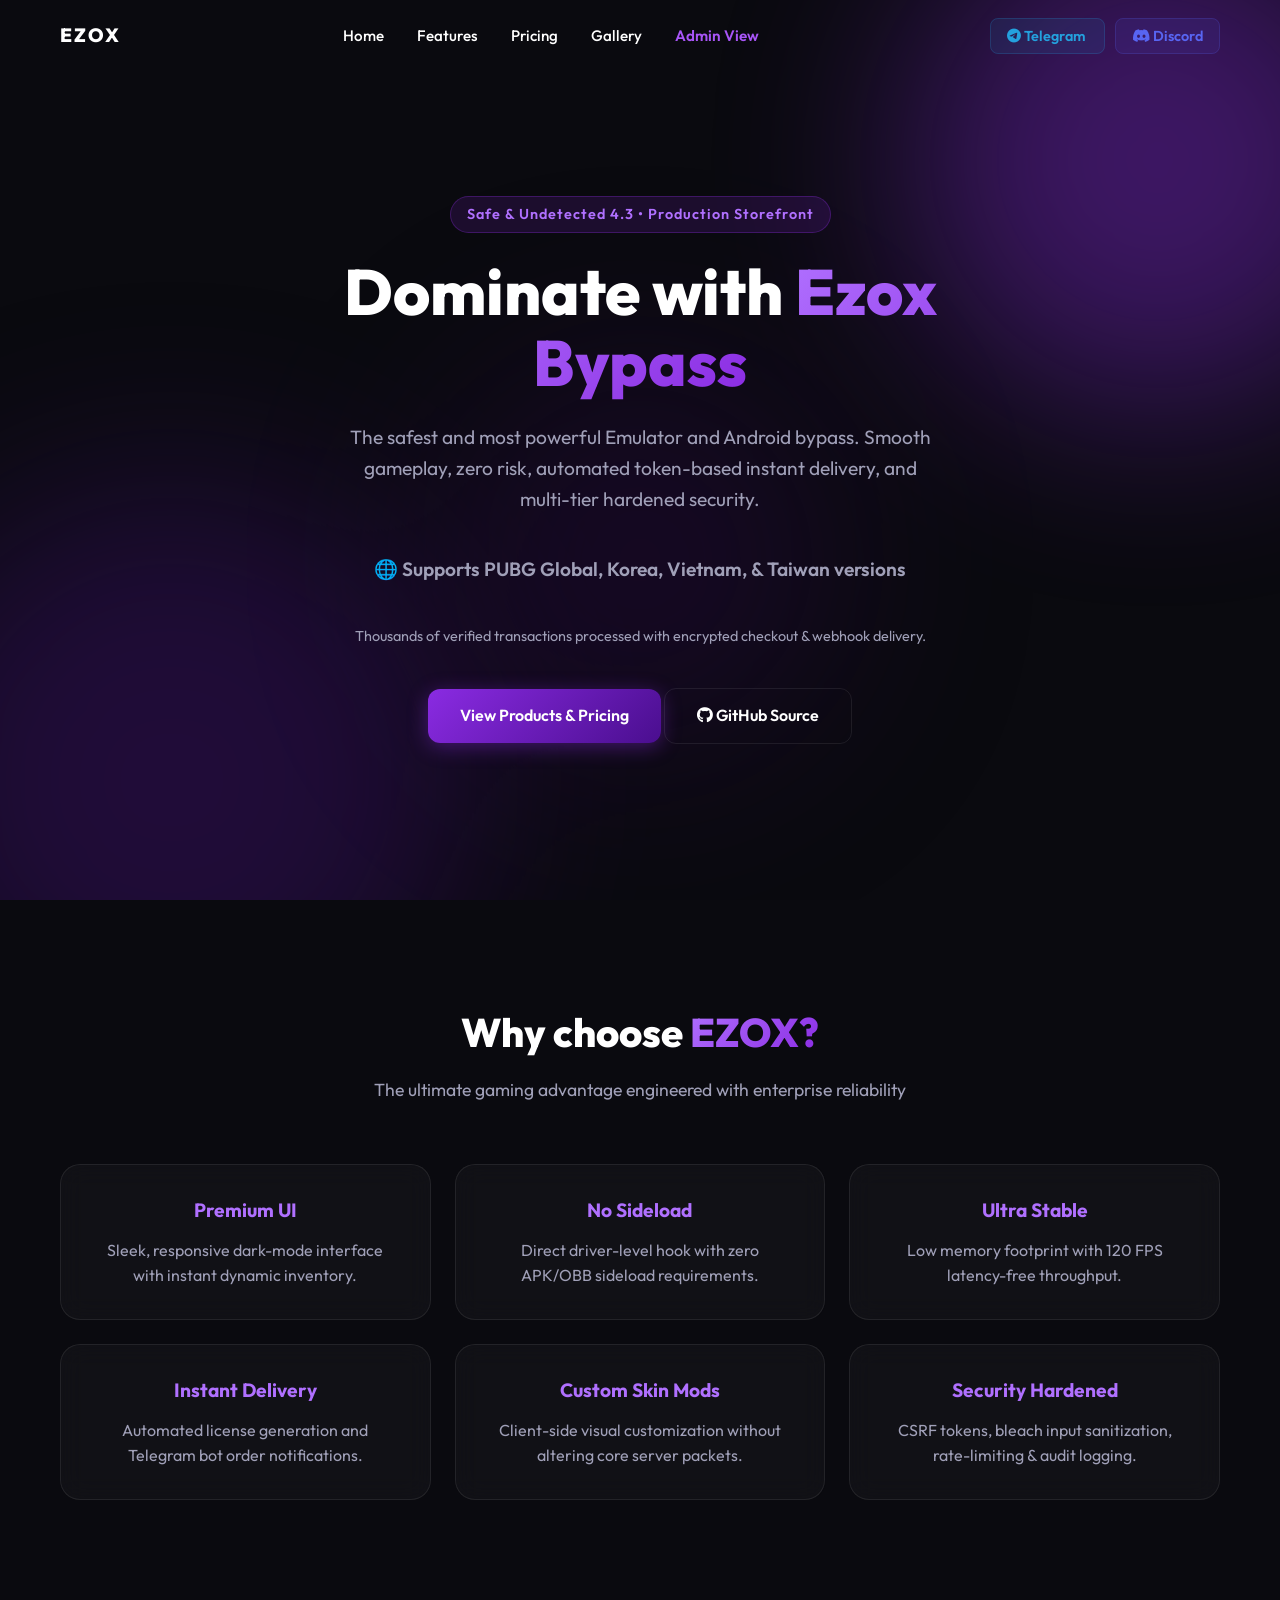
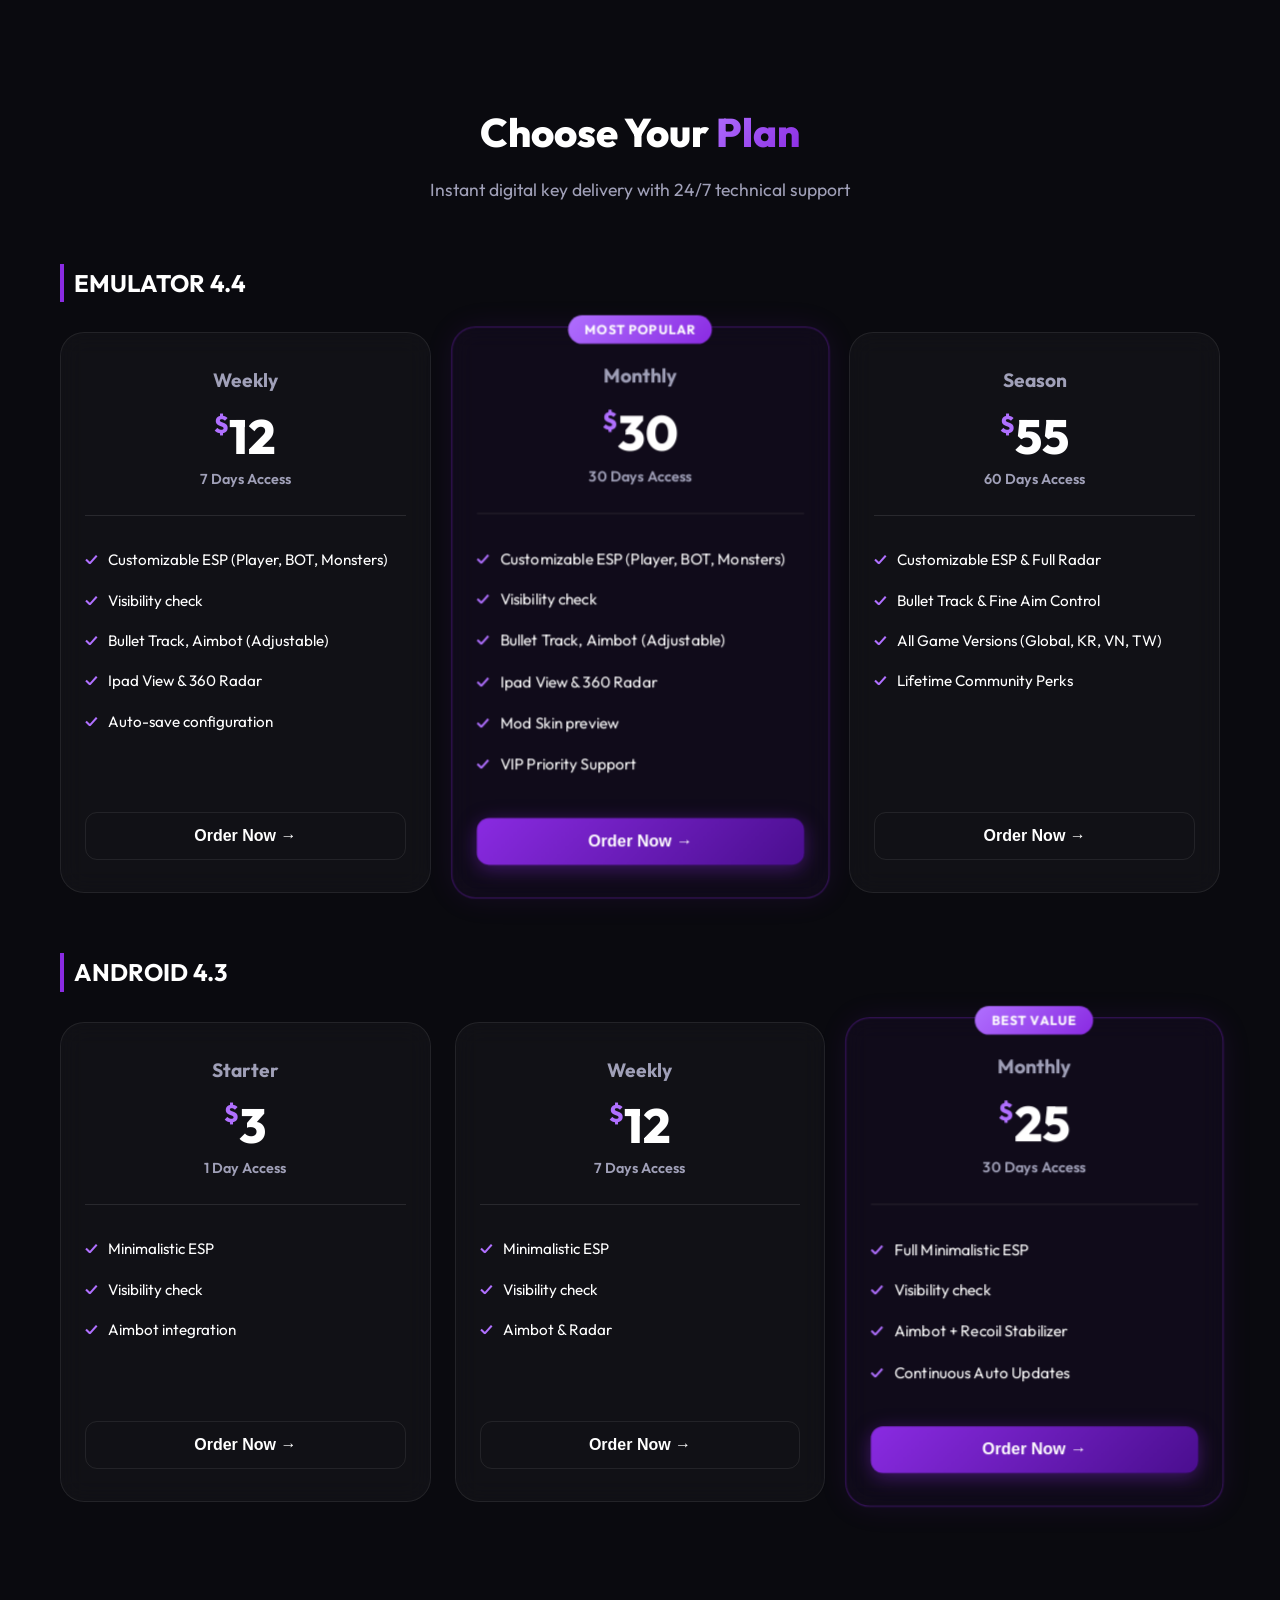
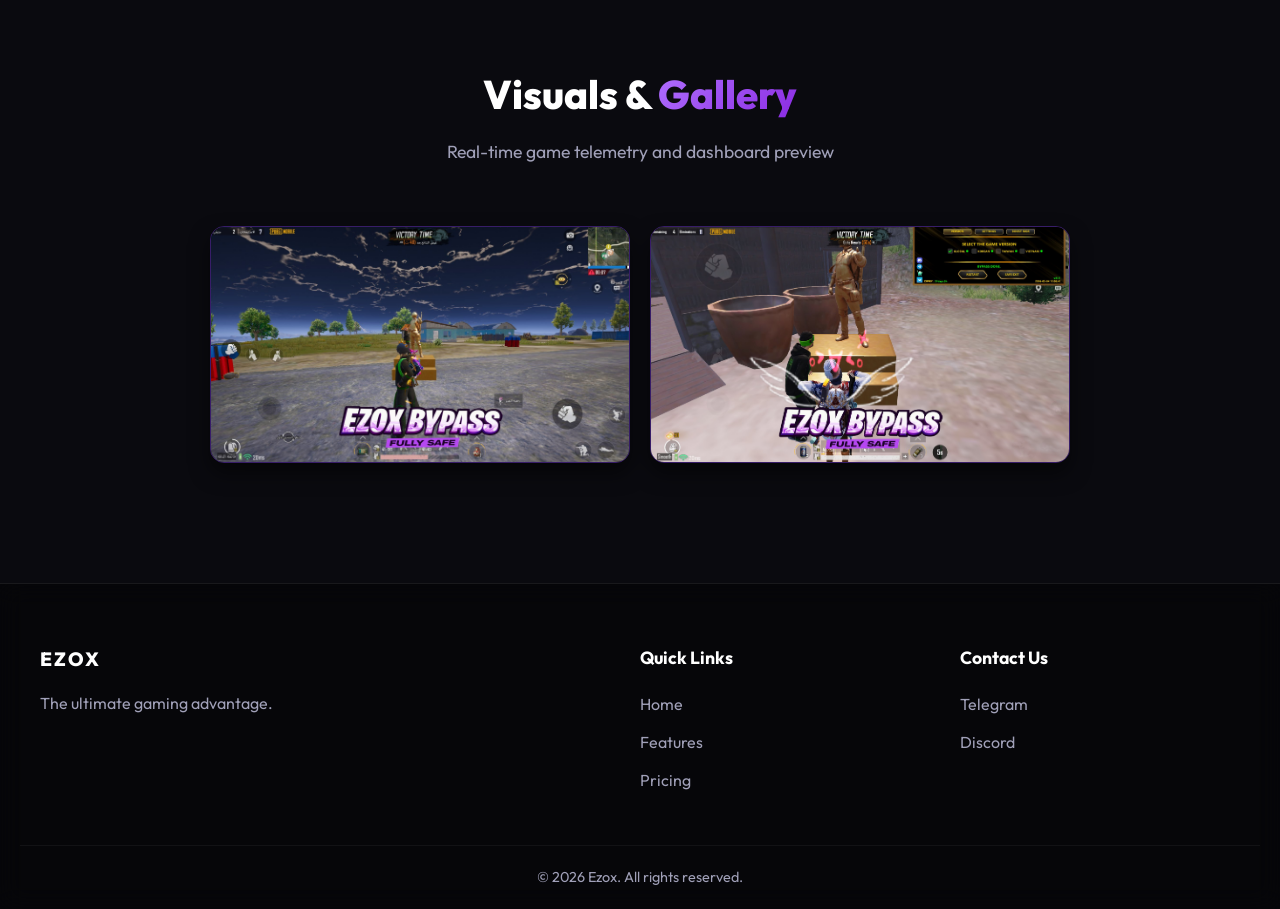
<file: index.html>
<!DOCTYPE html>
<html lang="en">
<head>
    <meta charset="UTF-8">
    <meta name="viewport" content="width=device-width, initial-scale=1.0">
    <meta name="theme-color" content="#0a0a0f">
    <title>Ezox Bypass | Premium Digital Storefront & Game Optimization Platform</title>
    
    <link rel="preconnect" href="https://fonts.googleapis.com">
    <link rel="preconnect" href="https://fonts.gstatic.com" crossorigin>
    <link href="https://fonts.googleapis.com/css2?family=Outfit:wght@300;400;600;800&family=Inter:wght@400;500;600;700&display=swap" rel="stylesheet">
    <link rel="stylesheet" href="https://cdnjs.cloudflare.com/ajax/libs/font-awesome/6.4.0/css/all.min.css">
    <link rel="stylesheet" href="static/style.css?v=2.0">
    <style>
      /* Interactive modal */
      .modal-overlay {
        display: none;
        position: fixed;
        inset: 0;
        background: rgba(0,0,0,0.8);
        backdrop-filter: blur(6px);
        z-index: 2000;
        align-items: center;
        justify-content: center;
        padding: 20px;
      }
      .modal-box {
        background: #11111b;
        border: 1px solid #7c3aed;
        border-radius: 20px;
        max-width: 480px;
        width: 100%;
        padding: 28px;
        color: #f1f5f9;
        box-shadow: 0 20px 40px rgba(124, 58, 237, 0.25);
      }
    </style>
</head>
<body>
    <div class="background-blobs">
        <div class="blob blob-1"></div>
        <div class="blob blob-2"></div>
        <div class="blob blob-3"></div>
    </div>

    <!-- Navbar -->
    <nav class="navbar">
        <div class="nav-container">
            <a href="#home" class="logo">EZOX</a>
            <div class="nav-links">
                <a href="#home">Home</a>
                <a href="#features">Features</a>
                <a href="#pricing">Pricing</a>
                <a href="#gallery">Gallery</a>
                <a href="#admin-demo" onclick="openAdminDemo(event)" style="color: #a855f7; font-weight: 600;">Admin View</a>
            </div>
            <div class="nav-socials">
                <a href="https://t.me/ezoxbypass" target="_blank" class="social-btn telegram">
                  <i class="fab fa-telegram"></i> Telegram
                </a>
                <a href="https://discord.gg/yYZB9Xtcfz" target="_blank" class="social-btn discord">
                  <i class="fab fa-discord"></i> Discord
                </a>
            </div>
        </div>
    </nav>

    <main class="page-content">
        <section id="home" class="hero">
            <div class="hero-content">
                <div class="badge">Safe &amp; Undetected 4.3 &bull; Production Storefront</div>
                <h1>Dominate with <span class="text-gradient">Ezox Bypass</span></h1>
                <p>The safest and most powerful Emulator and Android bypass. Smooth gameplay, zero risk, automated token-based instant delivery, and multi-tier hardened security.</p>

                <div style="margin: 20px 0; color: var(--purple-light); font-weight: 600;">
                    <p>🌐 Supports PUBG Global, Korea, Vietnam, &amp; Taiwan versions</p>
                    <p style="font-size: 0.9rem; font-weight: 400; color: var(--text-muted); margin-top: 5px;">
                      Thousands of verified transactions processed with encrypted checkout &amp; webhook delivery.
                    </p>
                </div>

                <div class="hero-cta">
                    <a href="#pricing" class="btn btn-primary">View Products &amp; Pricing</a>
                    <a href="https://github.com/ezoxkr-dev/ecommerce_website" target="_blank" class="btn btn-outline">
                      <i class="fab fa-github"></i> GitHub Source
                    </a>
                </div>
            </div>
        </section>

        <section id="features" class="features-section">
            <div class="section-header">
                <h2>Why choose <span class="text-gradient">EZOX?</span></h2>
                <p>The ultimate gaming advantage engineered with enterprise reliability</p>
            </div>
            <div class="why-choose-grid">
                <div class="glass-panel feature-box">
                    <h4>Premium UI</h4>
                    <p>Sleek, responsive dark-mode interface with instant dynamic inventory.</p>
                </div>
                <div class="glass-panel feature-box">
                    <h4>No Sideload</h4>
                    <p>Direct driver-level hook with zero APK/OBB sideload requirements.</p>
                </div>
                <div class="glass-panel feature-box">
                    <h4>Ultra Stable</h4>
                    <p>Low memory footprint with 120 FPS latency-free throughput.</p>
                </div>
                <div class="glass-panel feature-box">
                    <h4>Instant Delivery</h4>
                    <p>Automated license generation and Telegram bot order notifications.</p>
                </div>
                <div class="glass-panel feature-box">
                    <h4>Custom Skin Mods</h4>
                    <p>Client-side visual customization without altering core server packets.</p>
                </div>
                <div class="glass-panel feature-box">
                    <h4>Security Hardened</h4>
                    <p>CSRF tokens, bleach input sanitization, rate-limiting &amp; audit logging.</p>
                </div>
            </div>
        </section>

        <!-- Pricing Section -->
        <section id="pricing" class="pricing-section">
            <div class="section-header">
                <h2>Choose Your <span class="text-gradient">Plan</span></h2>
                <p>Instant digital key delivery with 24/7 technical support</p>
            </div>

            <h3 class="category-title">EMULATOR 4.4</h3>
            <div class="pricing-grid grid-3">
                <div class="pricing-card">
                    <div class="card-header">
                        <h4>Weekly</h4>
                        <div class="price"><span>$</span>12</div>
                        <p class="duration">7 Days Access</p>
                    </div>
                    <ul class="features">
                        <li>Customizable ESP (Player, BOT, Monsters)</li>
                        <li>Visibility check</li>
                        <li>Bullet Track, Aimbot (Adjustable)</li>
                        <li>Ipad View &amp; 360 Radar</li>
                        <li>Auto-save configuration</li>
                    </ul>
                    <button onclick="startCheckout('Emulator Weekly 7D', 12)" class="btn btn-block btn-outline">
                      Order Now &rarr;
                    </button>
                </div>

                <div class="pricing-card popular">
                    <div class="popular-badge">Most Popular</div>
                    <div class="card-header">
                        <h4>Monthly</h4>
                        <div class="price"><span>$</span>30</div>
                        <p class="duration">30 Days Access</p>
                    </div>
                    <ul class="features">
                        <li>Customizable ESP (Player, BOT, Monsters)</li>
                        <li>Visibility check</li>
                        <li>Bullet Track, Aimbot (Adjustable)</li>
                        <li>Ipad View &amp; 360 Radar</li>
                        <li>Mod Skin preview</li>
                        <li>VIP Priority Support</li>
                    </ul>
                    <button onclick="startCheckout('Emulator Monthly 30D', 30)" class="btn btn-block btn-primary">
                      Order Now &rarr;
                    </button>
                </div>

                <div class="pricing-card">
                    <div class="card-header">
                        <h4>Season</h4>
                        <div class="price"><span>$</span>55</div>
                        <p class="duration">60 Days Access</p>
                    </div>
                    <ul class="features">
                        <li>Customizable ESP &amp; Full Radar</li>
                        <li>Bullet Track &amp; Fine Aim Control</li>
                        <li>All Game Versions (Global, KR, VN, TW)</li>
                        <li>Lifetime Community Perks</li>
                    </ul>
                    <button onclick="startCheckout('Emulator Season 60D', 55)" class="btn btn-block btn-outline">
                      Order Now &rarr;
                    </button>
                </div>
            </div>

            <h3 class="category-title mt-5">ANDROID 4.3</h3>
            <div class="pricing-grid grid-3">
                <div class="pricing-card">
                    <div class="card-header">
                        <h4>Starter</h4>
                        <div class="price"><span>$</span>3</div>
                        <p class="duration">1 Day Access</p>
                    </div>
                    <ul class="features">
                        <li>Minimalistic ESP</li>
                        <li>Visibility check</li>
                        <li>Aimbot integration</li>
                    </ul>
                    <button onclick="startCheckout('Android Starter 1D', 3)" class="btn btn-block btn-outline">
                      Order Now &rarr;
                    </button>
                </div>

                <div class="pricing-card">
                    <div class="card-header">
                        <h4>Weekly</h4>
                        <div class="price"><span>$</span>12</div>
                        <p class="duration">7 Days Access</p>
                    </div>
                    <ul class="features">
                        <li>Minimalistic ESP</li>
                        <li>Visibility check</li>
                        <li>Aimbot &amp; Radar</li>
                    </ul>
                    <button onclick="startCheckout('Android Weekly 7D', 12)" class="btn btn-block btn-outline">
                      Order Now &rarr;
                    </button>
                </div>

                <div class="pricing-card popular">
                    <div class="popular-badge">Best Value</div>
                    <div class="card-header">
                        <h4>Monthly</h4>
                        <div class="price"><span>$</span>25</div>
                        <p class="duration">30 Days Access</p>
                    </div>
                    <ul class="features">
                        <li>Full Minimalistic ESP</li>
                        <li>Visibility check</li>
                        <li>Aimbot + Recoil Stabilizer</li>
                        <li>Continuous Auto Updates</li>
                    </ul>
                    <button onclick="startCheckout('Android Monthly 30D', 25)" class="btn btn-block btn-primary">
                      Order Now &rarr;
                    </button>
                </div>
            </div>
        </section>

        <!-- Gallery Section -->
        <section id="gallery" class="gallery-section" style="padding: 60px 20px; max-width: 900px; margin: 0 auto; text-align: center;">
            <div class="section-header">
                <h2>Visuals &amp; <span class="text-gradient">Gallery</span></h2>
                <p>Real-time game telemetry and dashboard preview</p>
            </div>
            <div style="display: grid; grid-template-columns: repeat(auto-fit, minmax(280px, 1fr)); gap: 20px; margin-top: 30px;">
                <div style="border-radius: 14px; overflow: hidden; border: 1px solid rgba(124, 58, 237, 0.4); box-shadow: 0 10px 20px rgba(0,0,0,0.5);">
                    <img src="static/images/6053305759023436174.jpg" alt="Ezox Interface Preview" style="width: 100%; height: auto; display: block;" onerror="this.style.display='none'">
                </div>
                <div style="border-radius: 14px; overflow: hidden; border: 1px solid rgba(124, 58, 237, 0.4); box-shadow: 0 10px 20px rgba(0,0,0,0.5);">
                    <img src="static/images/6323221110429781656.jpg" alt="Ezox Radar HUD Preview" style="width: 100%; height: auto; display: block;" onerror="this.style.display='none'">
                </div>
            </div>
        </section>
    </main>

    <!-- Checkout Modal Simulation -->
    <div id="checkoutModal" class="modal-overlay" onclick="closeModal()">
        <div class="modal-box" onclick="event.stopPropagation()">
            <div style="display: flex; justify-content: space-between; align-items: center; border-bottom: 1px solid rgba(255,255,255,0.1); padding-bottom: 12px; margin-bottom: 16px;">
                <h3 id="modalProductTitle" style="font-size: 1.2rem; font-weight: 700; color: #fff;">Product Checkout</h3>
                <button onclick="closeModal()" style="background: none; border: none; color: #94a3b8; font-size: 1.4rem; cursor: pointer;">&times;</button>
            </div>
            <div id="modalStep1">
                <p style="font-size: 0.9rem; color: #cbd5e1; margin-bottom: 16px;">
                  Instant digital license activation via tokenized gateway.
                </p>
                <div style="background: rgba(255,255,255,0.05); padding: 14px; border-radius: 12px; margin-bottom: 16px;">
                    <div style="display: flex; justify-content: space-between; font-size: 0.95rem; font-weight: 600;">
                        <span>Selected Package:</span>
                        <span id="modalProductName" style="color: #a855f7;">-</span>
                    </div>
                    <div style="display: flex; justify-content: space-between; font-size: 0.95rem; font-weight: 600; margin-top: 8px;">
                        <span>Total Price:</span>
                        <span id="modalProductPrice" style="color: #10b981;">-</span>
                    </div>
                </div>
                <div style="margin-bottom: 14px;">
                    <label style="display: block; font-size: 0.8rem; font-weight: 600; color: #94a3b8; margin-bottom: 6px;">Customer Email / Telegram ID</label>
                    <input id="checkoutEmail" type="text" placeholder="your_telegram_or_email" style="width: 100%; padding: 10px 14px; border-radius: 10px; background: #1e1e2d; border: 1px solid #334155; color: #fff; font-size: 0.9rem;">
                </div>
                <div style="margin-bottom: 20px;">
                    <label style="display: block; font-size: 0.8rem; font-weight: 600; color: #94a3b8; margin-bottom: 6px;">Payment Method</label>
                    <select style="width: 100%; padding: 10px 14px; border-radius: 10px; background: #1e1e2d; border: 1px solid #334155; color: #fff; font-size: 0.9rem;">
                        <option>bKash / Nagad Instant Gateway</option>
                        <option>Cryptocurrency (USDT TRC-20)</option>
                        <option>Credit / Debit Card (Stripe Hardened)</option>
                    </select>
                </div>
                <button onclick="processCheckout()" class="btn btn-block btn-primary" style="padding: 12px; font-weight: 700;">
                  Confirm &amp; Generate License
                </button>
            </div>
            <div id="modalStep2" style="display: none; text-align: center; padding: 20px 0;">
                <div style="width: 50px; height: 50px; background: rgba(16,185,129,0.2); color: #10b981; border-radius: 50%; display: flex; align-items: center; justify-content: center; margin: 0 auto 16px; font-size: 1.5rem;">
                  ✓
                </div>
                <h4 style="font-size: 1.2rem; font-weight: 700; color: #fff; margin-bottom: 8px;">License Activated Successfully!</h4>
                <p style="font-size: 0.85rem; color: #94a3b8; margin-bottom: 16px;">
                  Your transaction has been verified in PostgreSQL and webhook dispatched to Telegram Bot.
                </p>
                <div style="background: #09090e; padding: 12px; border-radius: 10px; border: 1px dashed #7c3aed; font-family: monospace; color: #a855f7; font-size: 0.9rem; margin-bottom: 16px; word-break: break-all;">
                  EZOX-KEY-2026-X992-AUTH-OK
                </div>
                <button onclick="closeModal()" class="btn btn-outline" style="font-size: 0.85rem;">Close Preview</button>
            </div>
        </div>
    </div>

    <!-- Admin View Modal -->
    <div id="adminModal" class="modal-overlay" onclick="closeAdminModal()">
        <div class="modal-box" style="max-width: 600px;" onclick="event.stopPropagation()">
            <div style="display: flex; justify-content: space-between; align-items: center; border-bottom: 1px solid rgba(255,255,255,0.1); padding-bottom: 12px; margin-bottom: 16px;">
                <h3 style="font-size: 1.1rem; font-weight: 700; color: #a855f7;">Flask Admin Dashboard Preview</h3>
                <button onclick="closeAdminModal()" style="background: none; border: none; color: #94a3b8; font-size: 1.4rem; cursor: pointer;">&times;</button>
            </div>
            <p style="font-size: 0.85rem; color: #94a3b8; margin-bottom: 16px;">
              Live simulation of the role-based administrative control center (`make_admin.py` + `admin.html`).
            </p>
            <div style="display: grid; grid-template-columns: repeat(3, 1fr); gap: 10px; margin-bottom: 16px; text-align: center;">
                <div style="background: rgba(255,255,255,0.04); padding: 12px; border-radius: 10px;">
                    <div style="font-size: 0.75rem; color: #94a3b8;">Total Revenue</div>
                    <div style="font-size: 1.2rem; font-weight: 700; color: #10b981; margin-top: 4px;">$4,890.00</div>
                </div>
                <div style="background: rgba(255,255,255,0.04); padding: 12px; border-radius: 10px;">
                    <div style="font-size: 0.75rem; color: #94a3b8;">Active Users</div>
                    <div style="font-size: 1.2rem; font-weight: 700; color: #60a5fa; margin-top: 4px;">842</div>
                </div>
                <div style="background: rgba(255,255,255,0.04); padding: 12px; border-radius: 10px;">
                    <div style="font-size: 0.75rem; color: #94a3b8;">License Keys</div>
                    <div style="font-size: 1.2rem; font-weight: 700; color: #f59e0b; margin-top: 4px;">1,280 Issued</div>
                </div>
            </div>
            <div style="background: #09090e; padding: 14px; border-radius: 10px; font-size: 0.8rem; color: #cbd5e1;">
                <div style="font-weight: 600; color: #a855f7; margin-bottom: 8px;">Recent Dispatched Orders (PostgreSQL Event Bus):</div>
                <div style="display: flex; justify-content: space-between; border-bottom: 1px solid rgba(255,255,255,0.05); padding: 4px 0;">
                    <span>#ORD-9841 &bull; Emulator Monthly 30D</span>
                    <span style="color: #10b981;">Dispatched</span>
                </div>
                <div style="display: flex; justify-content: space-between; border-bottom: 1px solid rgba(255,255,255,0.05); padding: 4px 0;">
                    <span>#ORD-9840 &bull; Android Starter 1D</span>
                    <span style="color: #10b981;">Dispatched</span>
                </div>
                <div style="display: flex; justify-content: space-between; padding: 4px 0;">
                    <span>#ORD-9839 &bull; Emulator Season 60D</span>
                    <span style="color: #10b981;">Dispatched</span>
                </div>
            </div>
            <div style="text-align: right; margin-top: 16px;">
                <button onclick="closeAdminModal()" class="btn btn-outline" style="font-size: 0.85rem;">Close View</button>
            </div>
        </div>
    </div>

    <footer>
        <div class="footer-content">
            <div class="footer-brand">
                <a href="#home" class="logo">EZOX</a>
                <p>The ultimate gaming advantage.</p>
            </div>
            <div class="footer-links">
                <h4>Quick Links</h4>
                <a href="#home">Home</a>
                <a href="#features">Features</a>
                <a href="#pricing">Pricing</a>
            </div>
            <div class="footer-contact">
                <h4>Contact Us</h4>
                <a href="https://t.me/ezoxbypass" target="_blank">Telegram</a>
                <a href="https://discord.gg/yYZB9Xtcfz" target="_blank">Discord</a>
            </div>
        </div>
        <div class="footer-bottom">
            <p>&copy; 2026 Ezox. All rights reserved.</p>
        </div>
    </footer>

    <script>
      function startCheckout(product, price) {
        document.getElementById('modalProductTitle').innerText = 'Checkout: ' + product;
        document.getElementById('modalProductName').innerText = product;
        document.getElementById('modalProductPrice').innerText = '$' + price + '.00';
        document.getElementById('modalStep1').style.display = 'block';
        document.getElementById('modalStep2').style.display = 'none';
        document.getElementById('checkoutModal').style.display = 'flex';
      }
      function closeModal() {
        document.getElementById('checkoutModal').style.display = 'none';
      }
      function processCheckout() {
        const email = document.getElementById('checkoutEmail').value.trim();
        if(!email) {
          alert('Please enter your email or Telegram username to receive the license key.');
          return;
        }
        document.getElementById('modalStep1').style.display = 'none';
        document.getElementById('modalStep2').style.display = 'block';
      }
      function openAdminDemo(e) {
        if(e) e.preventDefault();
        document.getElementById('adminModal').style.display = 'flex';
      }
      function closeAdminModal() {
        document.getElementById('adminModal').style.display = 'none';
      }
    </script>
</body>
</html>
</file>
<file: static/style.css>
:root {
    --bg-main: #0a0a0f;
    --text-main: #ffffff;
    --text-muted: #a0a0b8;
    
    /* Purple Theme Variables */
    --purple-light: #b070ff;
    --purple-main: #8a2be2;
    --purple-dark: #4a0e8f;
    --purple-glow: rgba(138, 43, 226, 0.5);
    
    /* Glassmorphism */
    --glass-bg: rgba(255, 255, 255, 0.03);
    --glass-border: rgba(255, 255, 255, 0.08);
    --glass-blur: blur(12px);
    
    --transition: all 0.3s cubic-bezier(0.4, 0, 0.2, 1);
    --notice-bg: linear-gradient(90deg, #4a0e8f, #8a2be2);
}

/* Global Notice Banner */
.update-notice {
    background: var(--notice-bg);
    color: white;
    text-align: center;
    padding: 10px 20px;
    font-size: 0.95rem;
    font-weight: 600;
    display: flex;
    align-items: center;
    justify-content: center;
    gap: 15px;
    box-shadow: 0 4px 15px rgba(0, 0, 0, 0.3);
    position: relative;
    z-index: 1100;
}

.spinner-small {
    width: 18px;
    height: 18px;
    border: 3px solid rgba(255, 255, 255, 0.3);
    border-radius: 50%;
    border-top-color: #fff;
    animation: spin 1s ease-in-out infinite;
}

@keyframes spin {
    to { transform: rotate(360deg); }
}

.notice-badge {
    background: rgba(255, 255, 255, 0.2);
    padding: 2px 8px;
    border-radius: 4px;
    font-size: 0.75rem;
    text-transform: uppercase;
    letter-spacing: 1px;
}

* {
    margin: 0;
    padding: 0;
    box-sizing: border-box;
}

html {
    scroll-behavior: smooth;
}

body {
    font-family: 'Outfit', sans-serif;
    background-color: var(--bg-main);
    color: var(--text-main);
    line-height: 1.6;
    overflow-x: hidden;
    position: relative;
}

/* Background Blobs for that Blurry Vibe */
.background-blobs {
    position: fixed;
    top: 0;
    left: 0;
    width: 100vw;
    height: 100vh;
    z-index: -1;
    overflow: hidden;
    pointer-events: none;
}

.blob {
    position: absolute;
    border-radius: 50%;
    filter: blur(100px);
    opacity: 0.4;
    animation: float 20s infinite alternate ease-in-out;
}

.blob-1 {
    width: 500px;
    height: 500px;
    background: var(--purple-main);
    top: -10%;
    right: -10%;
}

.blob-2 {
    width: 600px;
    height: 600px;
    background: #411175;
    bottom: -20%;
    left: -10%;
    animation-delay: -5s;
}

.blob-3 {
    width: 400px;
    height: 400px;
    background: #2a0845;
    top: 40%;
    left: 50%;
    transform: translateX(-50%);
    animation-delay: -10s;
}

@keyframes float {
    0% { transform: translate(0, 0) rotate(0deg); }
    100% { transform: translate(30px, 50px) rotate(10deg); }
}

/* Utilities */
.text-gradient {
    background: linear-gradient(135deg, var(--purple-light), var(--purple-main));
    -webkit-background-clip: text;
    -webkit-text-fill-color: transparent;
    background-clip: text;
}

.glass-panel {
    background: var(--glass-bg);
    backdrop-filter: var(--glass-blur);
    -webkit-backdrop-filter: var(--glass-blur);
    border: 1px solid var(--glass-border);
    border-radius: 20px;
}

/* Navigation */
.navbar {
    position: fixed;
    top: 0;
    width: 100%;
    z-index: 1000;
    padding: 20px 0;
    transition: var(--transition);
}

.navbar.scrolled {
    padding: 15px 0;
    background: rgba(10, 10, 15, 0.8);
    backdrop-filter: var(--glass-blur);
    -webkit-backdrop-filter: var(--glass-blur);
    border-bottom: 1px solid var(--glass-border);
}

.nav-container {
    max-width: 1200px;
    margin: 0 auto;
    padding: 0 20px;
    display: flex;
    justify-content: space-between;
    align-items: center;
}

.logo {
    font-size: 1.2rem;
    font-weight: 800;
    color: var(--text-main);
    text-decoration: none;
    letter-spacing: 2px;
}

.nav-links a {
    color: var(--text-main);
    text-decoration: none;
    margin: 0 15px;
    font-size: 0.95rem;
    font-weight: 500;
    transition: var(--transition);
}

.nav-links a:hover {
    color: var(--purple-light);
}

.nav-socials .social-btn {
    text-decoration: none;
    font-size: 0.9rem;
    font-weight: 600;
    padding: 8px 16px;
    border-radius: 8px;
    margin-left: 10px;
    transition: var(--transition);
}

.social-btn.telegram {
    background: rgba(36, 161, 222, 0.1);
    color: #24A1DE;
    border: 1px solid rgba(36, 161, 222, 0.2);
}

.social-btn.telegram:hover {
    background: rgba(36, 161, 222, 0.2);
    box-shadow: 0 0 15px rgba(36, 161, 222, 0.3);
}

.social-btn.discord {
    background: rgba(88, 101, 242, 0.1);
    color: #5865F2;
    border: 1px solid rgba(88, 101, 242, 0.2);
}

.social-btn.discord:hover {
    background: rgba(88, 101, 242, 0.2);
    box-shadow: 0 0 15px rgba(88, 101, 242, 0.3);
}

/* Hero Section */
.hero {
    min-height: 100vh;
    display: flex;
    align-items: center;
    justify-content: center;
    text-align: center;
    padding: 100px 20px 60px;
}

.hero-content {
    max-width: 800px;
}

.badge {
    display: inline-block;
    padding: 6px 16px;
    background: rgba(138, 43, 226, 0.15);
    border: 1px solid rgba(138, 43, 226, 0.3);
    border-radius: 30px;
    color: var(--purple-light);
    font-size: 0.9rem;
    font-weight: 600;
    margin-bottom: 24px;
    letter-spacing: 1px;
}

.hero h1 {
    font-size: 4rem;
    font-weight: 800;
    line-height: 1.1;
    margin-bottom: 24px;
}

.hero p {
    font-size: 1.2rem;
    color: var(--text-muted);
    margin-bottom: 40px;
    max-width: 600px;
    margin-left: auto;
    margin-right: auto;
}

.btn {
    display: inline-block;
    padding: 14px 32px;
    border-radius: 12px;
    font-size: 1rem;
    font-weight: 600;
    text-decoration: none;
    transition: var(--transition);
    cursor: pointer;
    border: none;
}

.btn-sm-inline {
    padding: 4px 10px;
    font-size: 0.75rem;
    border-radius: 6px;
    display: inline-flex;
    align-items: center;
    gap: 5px;
    vertical-align: middle;
    margin: 2px 4px;
}

.btn-telegram {
    background: #0088cc !important;
}

.btn-discord {
    background: #5865F2 !important;
}

.btn-primary {
    background: linear-gradient(135deg, var(--purple-main), var(--purple-dark));
    color: white;
    box-shadow: 0 4px 20px rgba(138, 43, 226, 0.4);
}

.btn-primary:hover {
    transform: translateY(-2px);
    box-shadow: 0 6px 25px rgba(138, 43, 226, 0.6);
}

.btn-secondary {
    background: var(--glass-bg);
    border: 1px solid var(--glass-border);
    color: white;
    margin-left: 16px;
    backdrop-filter: var(--glass-blur);
}

.btn-secondary:hover {
    background: rgba(255, 255, 255, 0.1);
    transform: translateY(-2px);
}

/* Pricing Section */
.pricing-section {
    padding: 100px 20px;
    max-width: 1200px;
    margin: 0 auto;
}

.section-header {
    text-align: center;
    margin-bottom: 60px;
}

.section-header h2 {
    font-size: 2.5rem;
    font-weight: 800;
    margin-bottom: 12px;
}

.section-header p {
    color: var(--text-muted);
    font-size: 1.1rem;
}

.category-title {
    font-size: 1.5rem;
    font-weight: 700;
    margin-bottom: 30px;
    padding-left: 10px;
    border-left: 4px solid var(--purple-main);
}

.mt-5 {
    margin-top: 60px;
}

.pricing-grid {
    display: grid;
    grid-template-columns: repeat(4, 1fr);
    gap: 24px;
}

.pricing-grid.grid-3 {
    grid-template-columns: repeat(3, 1fr);
}

.pricing-card {
    background: var(--glass-bg);
    backdrop-filter: var(--glass-blur);
    -webkit-backdrop-filter: var(--glass-blur);
    border: 1px solid var(--glass-border);
    border-radius: 24px;
    padding: 32px 24px;
    display: flex;
    flex-direction: column;
    position: relative;
    transition: var(--transition);
}

.pricing-card:hover {
    transform: translateY(-5px);
    border-color: rgba(138, 43, 226, 0.3);
    box-shadow: 0 10px 30px rgba(0, 0, 0, 0.2);
}

.pricing-card.popular {
    background: rgba(138, 43, 226, 0.05);
    border-color: rgba(138, 43, 226, 0.4);
    box-shadow: 0 0 30px rgba(138, 43, 226, 0.1);
    transform: scale(1.02);
}

.pricing-card.popular:hover {
    transform: scale(1.02) translateY(-5px);
}

.popular-badge {
    position: absolute;
    top: -12px;
    left: 50%;
    transform: translateX(-50%);
    background: linear-gradient(135deg, var(--purple-light), var(--purple-main));
    color: white;
    padding: 4px 16px;
    border-radius: 20px;
    font-size: 0.8rem;
    font-weight: 700;
    letter-spacing: 1px;
    text-transform: uppercase;
}

.card-header {
    text-align: center;
    margin-bottom: 24px;
    padding-bottom: 24px;
    border-bottom: 1px solid rgba(255, 255, 255, 0.1);
}

.card-header h4 {
    font-size: 1.2rem;
    color: var(--text-muted);
    margin-bottom: 16px;
}

.price {
    font-size: 3rem;
    font-weight: 800;
    line-height: 1;
    margin-bottom: 8px;
}

.price span {
    font-size: 1.5rem;
    vertical-align: top;
    color: var(--purple-light);
}

.duration {
    font-size: 0.9rem;
    color: var(--text-muted);
    font-weight: 600;
}

.features {
    list-style: none;
    margin-bottom: 32px;
    flex-grow: 1;
}

.features li {
    padding: 8px 0;
    color: var(--text-main);
    font-size: 0.95rem;
    display: flex;
    align-items: center;
}

.features li::before {
    content: '✓';
    color: var(--purple-light);
    margin-right: 10px;
    font-weight: bold;
}

.btn-block {
    width: 100%;
    text-align: center;
}

.btn-outline {
    background: transparent;
    border: 1px solid var(--glass-border);
    color: white;
}

.btn-outline:hover {
    background: rgba(255, 255, 255, 0.05);
    border-color: rgba(255, 255, 255, 0.2);
}

/* Why Choose Section */
.features-section {
    padding: 100px 20px;
    max-width: 1200px;
    margin: 0 auto;
}

.why-choose-grid {
    display: grid;
    grid-template-columns: repeat(3, 1fr);
    gap: 24px;
}

.feature-box {
    padding: 30px;
    text-align: center;
    transition: var(--transition);
}

.feature-box:hover {
    transform: translateY(-5px);
    border-color: rgba(138, 43, 226, 0.4);
    box-shadow: 0 10px 30px rgba(0, 0, 0, 0.2);
}

.feature-box h4 {
    font-size: 1.2rem;
    color: var(--purple-light);
    margin-bottom: 12px;
}

.feature-box p {
    color: var(--text-muted);
}

/* Showcase Section */
.showcase-section {
    padding: 100px 20px;
    max-width: 1200px;
    margin: 0 auto;
}

.video-grid {
    display: grid;
    grid-template-columns: repeat(3, 1fr);
    gap: 24px;
}

.video-container {
    position: relative;
    padding-bottom: 56.25%; /* 16:9 Aspect Ratio */
    height: 0;
    overflow: hidden;
    border-radius: 20px;
}

.video-container iframe {
    position: absolute;
    top: 0;
    left: 0;
    width: 100%;
    height: 100%;
    border-radius: 20px;
}

/* Auth & Forms */
.auth-section, .checkout-section, .dashboard-section {
    padding: 120px 20px 60px;
    min-height: calc(100vh - 250px);
}

.auth-container {
    max-width: 400px;
    margin: 0 auto;
    padding: 40px;
}

.checkout-container-pro {
    display: grid;
    grid-template-columns: 1fr 1.5fr;
    gap: 30px;
}

.payment-stepper {
    display: flex;
    align-items: center;
    justify-content: space-between;
    padding: 20px 30px;
    margin-bottom: 30px;
    border-radius: 12px;
    overflow-x: auto;
    -ms-overflow-style: none;  /* IE and Edge */
    scrollbar-width: none;  /* Firefox */
}

.payment-stepper::-webkit-scrollbar {
    display: none; /* Chrome, Safari and Opera */
}

.step {
    display: flex;
    align-items: center;
    gap: 12px;
    opacity: 0.5;
    transition: 0.3s;
}

.step.active {
    opacity: 1;
}

.step-icon {
    width: 36px;
    height: 36px;
    display: flex;
    align-items: center;
    justify-content: center;
    background: rgba(255, 255, 255, 0.05);
    border-radius: 8px;
    font-weight: bold;
    color: white;
    font-size: 1.1rem;
    border: 2px solid transparent;
}

.step.active .step-icon {
    border-color: var(--purple-light);
    background: rgba(138, 43, 226, 0.1);
    color: var(--purple-light);
}

.step-text {
    display: flex;
    flex-direction: column;
}

.step-title {
    font-weight: 600;
    font-size: 0.95rem;
    color: white;
}

.step-desc {
    font-size: 0.75rem;
    color: #999;
    white-space: nowrap;
}

.step-line {
    flex-grow: 1;
    height: 2px;
    background: rgba(255, 255, 255, 0.1);
    margin: 0 15px;
    min-width: 40px;
}

.checkout-summary {
    padding: 30px;
    height: fit-content;
}

.checkout-payment {
    padding: 30px;
}

.product-highlight {
    background: rgba(138, 43, 226, 0.1);
    border: 1px solid rgba(138, 43, 226, 0.3);
    padding: 15px;
    border-radius: 8px;
    margin-bottom: 20px;
}

.product-notes h4 {
    margin-bottom: 10px;
    color: var(--purple-light);
}

.product-notes ul {
    list-style: none;
    margin-bottom: 20px;
}

.product-notes li {
    margin-bottom: 8px;
    font-size: 0.95rem;
}

.warning-box {
    background: rgba(231, 76, 60, 0.1);
    border-left: 4px solid #e74c3c;
    padding: 15px;
    border-radius: 4px;
    font-size: 0.9rem;
}

.text-danger {
    color: #e74c3c;
    font-weight: bold;
}

/* Checkout Page */
.method-card {
    padding: 24px;
    text-align: center;
    background: rgba(0, 0, 0, 0.2);
    border: 1px solid var(--glass-border);
    border-radius: 12px;
}

.form-group label {
    display: block;
    margin-bottom: 8px;
    color: var(--text-muted);
}

.form-input {
    width: 100%;
    padding: 12px 16px;
    background: rgba(0, 0, 0, 0.2);
    border: 1px solid var(--glass-border);
    border-radius: 8px;
    color: white;
    font-family: inherit;
    transition: var(--transition);
}

.form-input:focus {
    outline: none;
    border-color: var(--purple-main);
    box-shadow: 0 0 10px rgba(138, 43, 226, 0.2);
}

/* Star Rating CSS */
.star-rating label:hover,
.star-rating label:hover ~ label,
.star-rating input:checked ~ label {
    color: #f1c40f !important;
}

select.form-input option {
    background: var(--bg-main);
    color: white;
}

.auth-redirect {
    margin-top: 30px;
    text-align: center;
    color: var(--text-muted);
}

.auth-redirect a {
    color: var(--purple-light);
    text-decoration: none;
}

/* Flash Messages */
.flash-messages {
    position: fixed;
    top: 80px;
    left: 50%;
    transform: translateX(-50%);
    z-index: 2000;
    width: 90%;
    max-width: 500px;
}

.alert {
    padding: 15px 20px;
    margin-bottom: 10px;
    border-radius: 8px;
    text-align: center;
    backdrop-filter: blur(10px);
    transition: opacity 0.3s;
}

.alert-success {
    background: rgba(46, 204, 113, 0.2);
    border: 1px solid rgba(46, 204, 113, 0.4);
    color: #2ecc71;
}

.alert-error {
    background: rgba(231, 76, 60, 0.2);
    border: 1px solid rgba(231, 76, 60, 0.4);
    color: #e74c3c;
}

.alert-info {
    background: rgba(52, 152, 219, 0.2);
    border: 1px solid rgba(52, 152, 219, 0.4);
    color: #3498db;
}

/* Dashboard & Tables */
.text-left {
    text-align: left;
}

.dashboard-grid {
    display: grid;
    grid-template-columns: 1fr 2fr;
    gap: 24px;
}

.dashboard-grid.admin-grid {
    grid-template-columns: 1fr;
}

.p-4 {
    padding: 24px;
}

.table-container {
    overflow-x: auto;
}

.data-table {
    width: 100%;
    border-collapse: collapse;
    margin-top: 20px;
}

.data-table th, .data-table td {
    padding: 12px 16px;
    text-align: left;
    border-bottom: 1px solid var(--glass-border);
}

.data-table th {
    color: var(--purple-light);
    font-weight: 600;
}

.status-badge {
    padding: 4px 12px;
    border-radius: 20px;
    font-size: 0.85rem;
    font-weight: 600;
}

.status-pending {
    background: rgba(241, 196, 15, 0.1);
    color: #f1c40f;
    border: 1px solid rgba(241, 196, 15, 0.2);
}

.status-completed {
    background: rgba(46, 204, 113, 0.1);
    color: #2ecc71;
    border: 1px solid rgba(46, 204, 113, 0.2);
}

.status-rejected {
    background: rgba(231, 76, 60, 0.1);
    color: #e74c3c;
    border: 1px solid rgba(231, 76, 60, 0.2);
}

.tx-code {
    background: rgba(0, 0, 0, 0.3);
    padding: 2px 6px;
    border-radius: 4px;
    font-family: monospace;
    font-size: 0.9rem;
}

/* Checkout Page */
.payment-methods {
    /* Removed old grid, now handled by tabs */
    margin-bottom: 40px;
}

.method-card {
    padding: 24px;
    text-align: center;
}

.method-card h3 {
    margin-bottom: 16px;
    color: var(--purple-light);
}

.qr-box {
    margin-top: 20px;
    background: white;
    padding: 20px;
    border-radius: 12px;
    display: inline-block;
}

.qr-code {
    width: 180px;
    height: 180px;
    background: #ccc;
    object-fit: cover;
    margin-bottom: 10px;
}

.wallet-address {
    color: #000;
    font-family: monospace;
    font-size: 0.9rem;
    word-break: break-all;
    font-weight: bold;
}

.copy-container {
    display: flex; 
    align-items: center; 
    justify-content: center; 
    gap: 10px; 
    margin-top: 15px;
    background: #f1f1f1;
    padding: 8px 12px;
    border-radius: 6px;
}

.btn-copy {
    background: var(--purple-main);
    color: white;
    border: none;
    padding: 6px 12px;
    border-radius: 4px;
    cursor: pointer;
    font-size: 0.85rem;
    transition: 0.2s;
}

.btn-copy:hover {
    background: var(--purple-light);
}

.small-text {
    color: #444;
    font-size: 0.85rem;
    margin-bottom: 4px;
}

.gift-card-links {
    display: flex;
    flex-direction: column;
    gap: 12px;
    margin-top: 24px;
}

.payment-tabs {
    display: flex;
    justify-content: center;
    gap: 12px;
    margin-bottom: 24px;
}

.payment-tab {
    padding: 12px 24px;
    background: var(--glass-bg);
    border: 1px solid var(--glass-border);
    border-radius: 8px;
    cursor: pointer;
    font-weight: 600;
    transition: var(--transition);
    display: flex;
    flex-direction: row;
    align-items: center;
    justify-content: center;
    gap: 10px;
    white-space: nowrap;
}

.payment-tab:hover {
    background: rgba(255, 255, 255, 0.05);
}

.payment-tab.active {
    background: var(--purple-main);
    border-color: var(--purple-light);
    color: white;
}

.payment-pane {
    display: none;
}

.payment-pane.active-pane {
    display: block;
    animation: fadeIn 0.3s ease-in-out;
}

@keyframes fadeIn {
    from { opacity: 0; transform: translateY(10px); }
    to { opacity: 1; transform: translateY(0); }
}

/* Footer */
footer {
    background: rgba(5, 5, 8, 0.8);
    backdrop-filter: var(--glass-blur);
    border-top: 1px solid var(--glass-border);
    padding: 60px 20px 20px;
    margin-top: 60px;
}

.footer-content {
    max-width: 1200px;
    margin: 0 auto;
    display: grid;
    grid-template-columns: 2fr 1fr 1fr;
    gap: 40px;
    margin-bottom: 40px;
}

.footer-brand p {
    color: var(--text-muted);
    margin-top: 16px;
    max-width: 300px;
}

.footer-links h4, .footer-contact h4 {
    margin-bottom: 20px;
    font-size: 1.1rem;
}

.footer-links a, .footer-contact a {
    display: block;
    color: var(--text-muted);
    text-decoration: none;
    margin-bottom: 12px;
    transition: var(--transition);
}

.footer-links a:hover, .footer-contact a:hover {
    color: var(--purple-light);
}

.footer-bottom {
    text-align: center;
    padding-top: 20px;
    border-top: 1px solid rgba(255, 255, 255, 0.05);
    color: var(--text-muted);
    font-size: 0.9rem;
}

/* Responsive Design */
@media (max-width: 1024px) {
    .pricing-grid {
        grid-template-columns: repeat(2, 1fr);
    }
    .pricing-grid.grid-3 {
        grid-template-columns: repeat(2, 1fr);
    }
    .video-grid {
        grid-template-columns: repeat(2, 1fr);
    }
}

@media (max-width: 768px) {
    .nav-links {
        display: none;
    }
    .hero h1 {
        font-size: 2.8rem;
    }
    .video-grid {
        grid-template-columns: 1fr;
    }
    .why-choose-grid {
        grid-template-columns: repeat(2, 1fr);
    }
    .checkout-container-pro {
        grid-template-columns: 1fr;
    }

/* Slideshow Container */
.slideshow-container {
    max-width: 1000px;
    position: relative;
    margin: auto;
    padding: 10px;
    border-radius: 16px;
    box-shadow: 0 10px 30px rgba(0,0,0,0.5);
}

.slide {
    display: none;
}

/* Next & previous buttons */
.prev, .next {
    cursor: pointer;
    position: absolute;
    top: 50%;
    width: auto;
    padding: 16px;
    margin-top: -22px;
    color: white;
    font-weight: bold;
    font-size: 24px;
    transition: 0.3s ease;
    border-radius: 0 8px 8px 0;
    user-select: none;
    background-color: rgba(0,0,0,0.3);
}

.prev { left: 10px; }
.next { right: 10px; border-radius: 8px 0 0 8px; }

.prev:hover, .next:hover {
    background-color: var(--purple-main);
}

/* The dots/bullets/indicators */
.dot {
    cursor: pointer;
    height: 12px;
    width: 12px;
    margin: 0 6px;
    background-color: rgba(255, 255, 255, 0.3);
    border-radius: 50%;
    display: inline-block;
    transition: background-color 0.3s ease, transform 0.3s ease;
}

.active-dot, .dot:hover {
    background-color: var(--purple-light);
    transform: scale(1.3);
    box-shadow: 0 0 10px var(--purple-glow);
}

/* Fading animation */
.fade {
    animation-name: fadeAnim;
    animation-duration: 1.5s;
}

@keyframes fadeAnim {
    from {opacity: .4}
    to {opacity: 1}
}
}

/* --- Admin Dashboard Overrides & Metrics --- */
.metric-grid {
    display: grid;
    grid-template-columns: repeat(auto-fit, minmax(200px, 1fr));
    gap: 20px;
    margin-bottom: 30px;
}
.metric-card {
    background: var(--glass-bg);
    border: 1px solid var(--glass-border);
    border-radius: 12px;
    padding: 20px;
    text-align: center;
    box-shadow: 0 4px 15px rgba(0, 0, 0, 0.2);
    transition: var(--transition);
}
.metric-card:hover {
    transform: translateY(-5px);
    box-shadow: 0 8px 25px rgba(138, 43, 226, 0.2);
    border-color: rgba(138, 43, 226, 0.3);
}
.metric-value {
    font-size: 2.5rem;
    font-weight: 800;
    margin: 10px 0;
    color: var(--text-main);
}
.metric-label {
    font-size: 0.9rem;
    color: var(--text-dim);
    text-transform: uppercase;
    letter-spacing: 1px;
}
.metric-card i {
    font-size: 2rem;
    color: var(--purple-main);
    margin-bottom: 10px;
}

/* DataTables Overrides */
.dataTables_wrapper {
    color: var(--text-main) !important;
    font-family: inherit;
    margin-top: 15px;
}
.dataTables_wrapper select, .dataTables_wrapper input {
    background: var(--glass-bg);
    border: 1px solid var(--glass-border);
    color: var(--text-main);
    border-radius: 6px;
    padding: 5px 10px;
}
.dataTables_wrapper select:focus, .dataTables_wrapper input:focus {
    outline: none;
    border-color: var(--purple-main);
}
.dataTables_wrapper .dataTables_length, .dataTables_wrapper .dataTables_filter, .dataTables_wrapper .dataTables_info, .dataTables_wrapper .dataTables_processing, .dataTables_wrapper .dataTables_paginate {
    color: var(--text-dim) !important;
    margin-bottom: 15px;
}
.dataTables_wrapper .dataTables_paginate .paginate_button {
    color: var(--text-main) !important;
    border-radius: 6px !important;
    border: 1px solid var(--glass-border) !important;
    background: transparent !important;
    margin: 0 2px;
}
.dataTables_wrapper .dataTables_paginate .paginate_button.current, .dataTables_wrapper .dataTables_paginate .paginate_button.current:hover {
    background: var(--purple-main) !important;
    color: white !important;
    border-color: var(--purple-light) !important;
}
.dataTables_wrapper .dataTables_paginate .paginate_button:hover {
    background: rgba(138, 43, 226, 0.2) !important;
    border-color: var(--purple-main) !important;
}
table.dataTable.no-footer {
    border-bottom: 1px solid var(--glass-border) !important;
}
table.dataTable thead th, table.dataTable thead td {
    border-bottom: 1px solid var(--glass-border) !important;
}

.table-responsive {
    overflow-x: auto;
    width: 100%;
    -webkit-overflow-scrolling: touch;
    margin-bottom: 1rem;
    border-radius: 8px;
}

@media (max-width: 768px) {
    .payment-tabs {
        flex-wrap: wrap;
    }
    .dashboard-grid {
        grid-template-columns: 1fr;
    }
    .footer-content {
        grid-template-columns: 1fr;
        text-align: center;
    }
    .footer-brand p {
        margin: 16px auto;
    }
    .pricing-card.popular {
        transform: scale(1);
    }
    .pricing-card.popular:hover {
        transform: translateY(-5px);
    }
}

@media (max-width: 480px) {
    .pricing-grid, .pricing-grid.grid-3 {
        grid-template-columns: 1fr;
    }
    .why-choose-grid {
        grid-template-columns: 1fr;
    }
    .hero-cta {
        display: flex;
        flex-direction: column;
        gap: 16px;
    }
    .btn-secondary {
        margin-left: 0;
    }
    .hero h1 {
        font-size: 2.2rem;
    }
}
</file>
